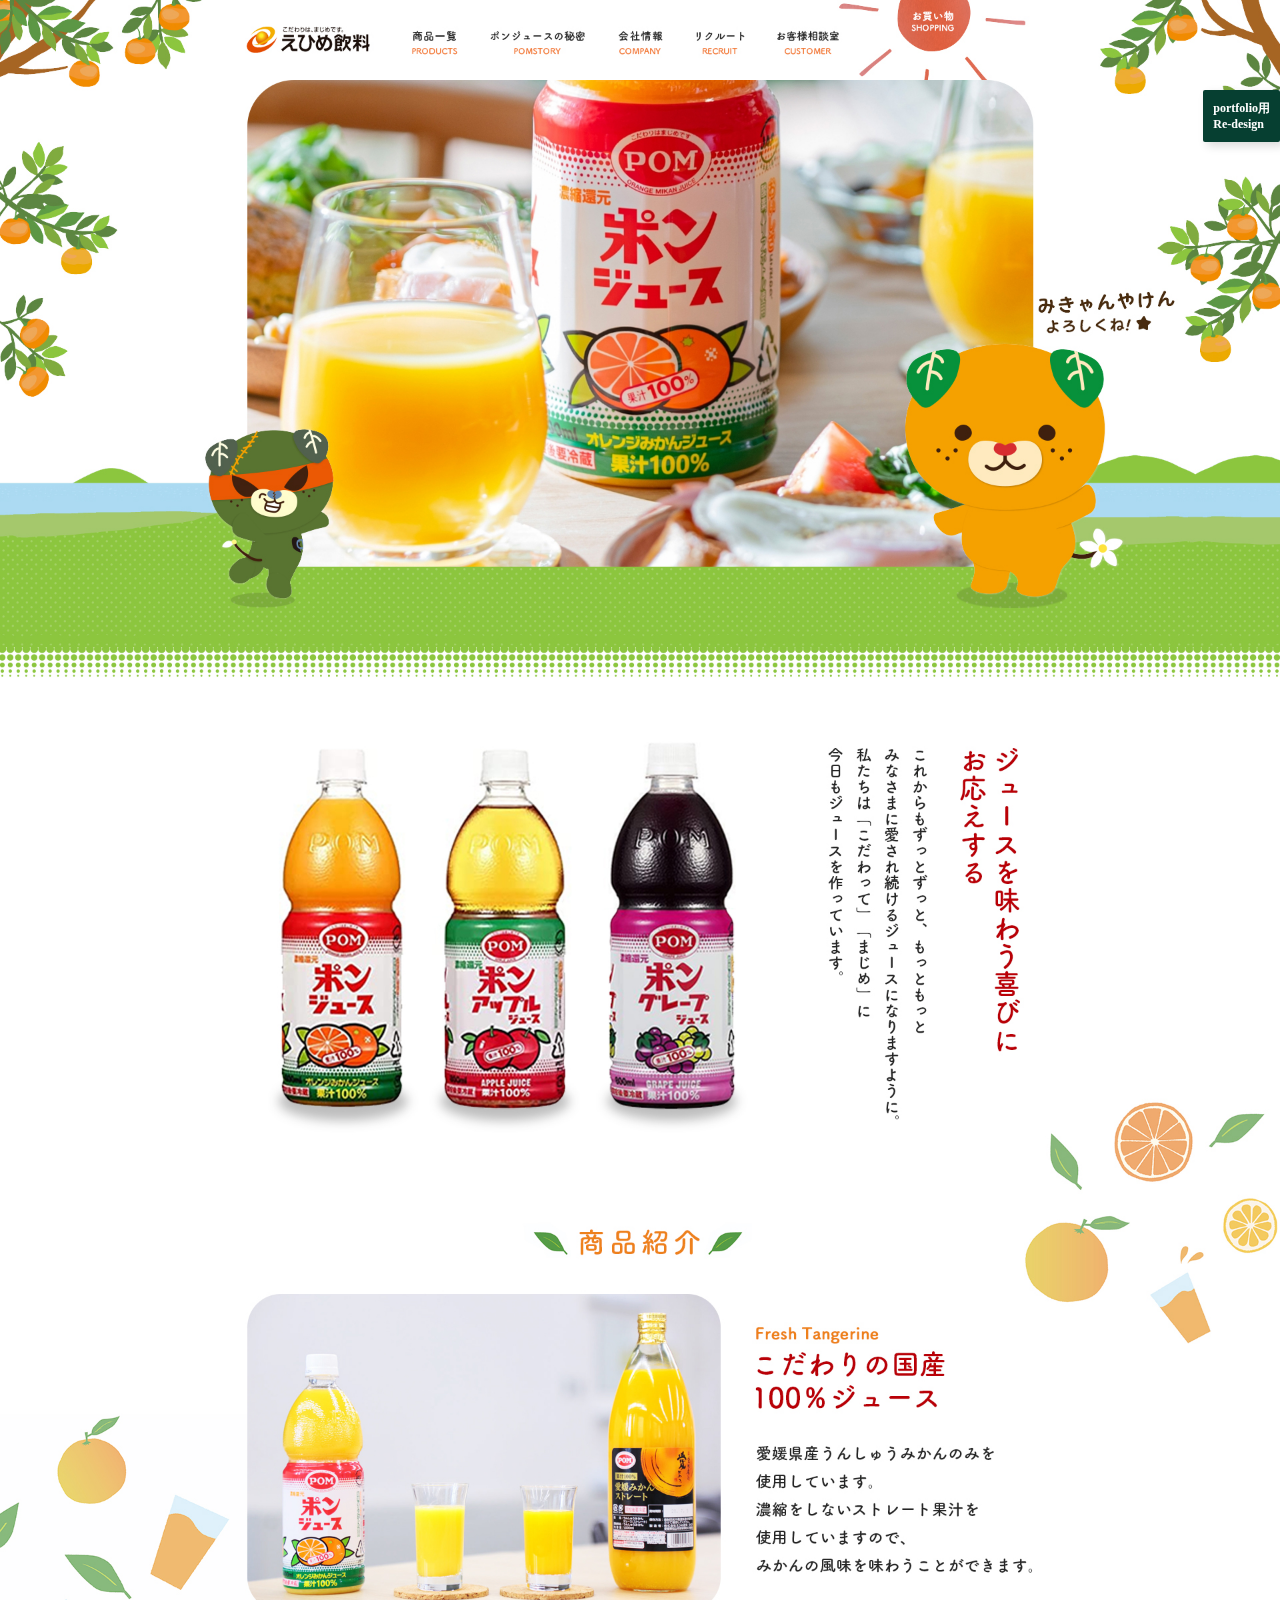
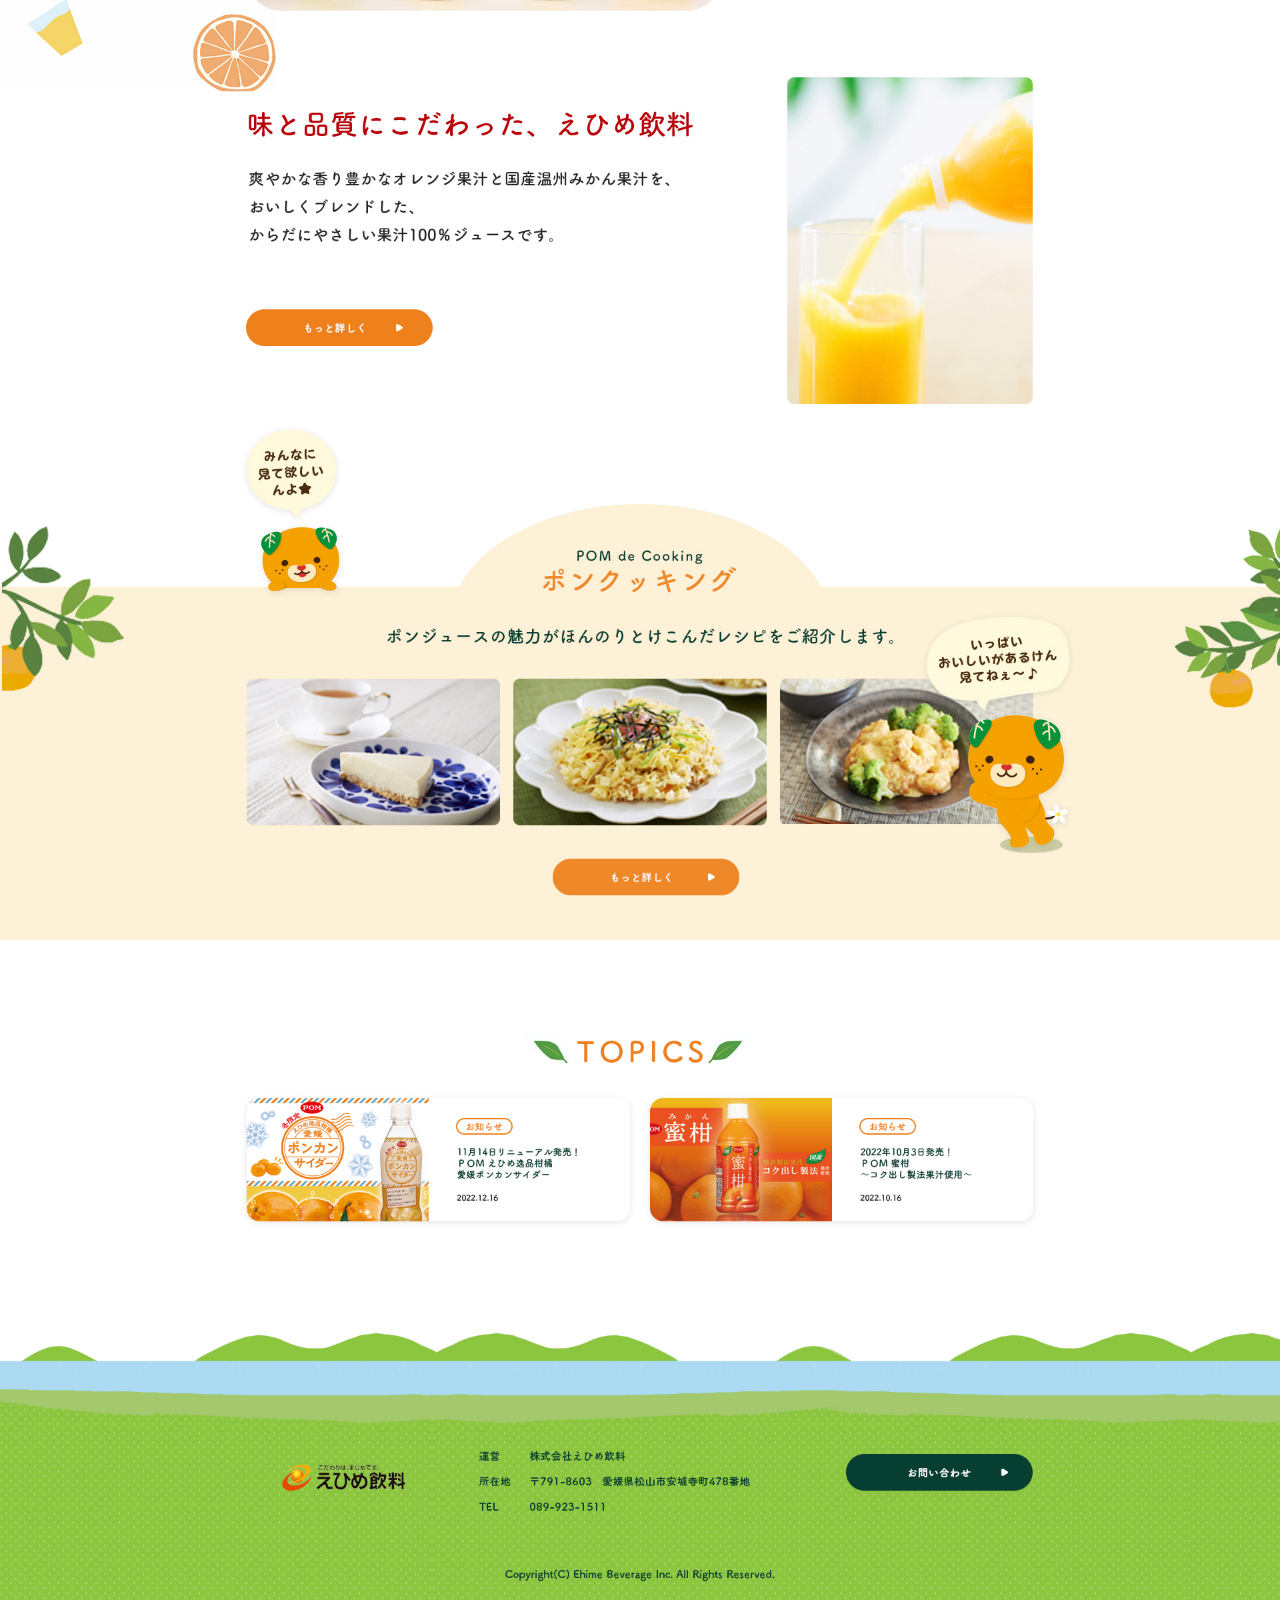
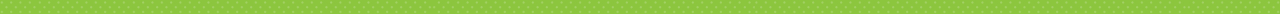
<file: pon.html>
<!DOCTYPE html>
<html lang="ja">
  <head>
    <meta charset="UTF-8" />
    <meta http-equiv="X-UA-Compatible" content="IE=edge" />
    <meta name="viewport" content="width=device-width, initial-scale=1.0" />
    <title>ポンジュース</title>
    <link rel="stylesheet" href="./style.css" />
  </head>
  <body>
    <div class="container"><img src="./images/pon.jpg" /></div>

    <div class="badges">
      <div class="pon_badge">
        <p>portfolio用<br />Re-design</p>
      </div>
    </div>
  </body>
</html>
</file>
<file: style.css>
* {
  margin: 0;
}

.container {
  width: 100%;
  overflow: hidden;
}
.container img {
  width: 100%;
}

.badges {
  position: fixed;
  top: 90px;
  right: 0;
}
.badges .badge {
  background-color: #011631;
  border-radius: 2px;
  padding: 10px;
  font-size: 12px;
  font-weight: 700;
  color: #fff;
  box-shadow: 4px 4px 10px rgba(0, 0, 0, 0.15);
}

.pon_badge {
  background-color: #063f31;
  border-radius: 2px;
  padding: 10px;
  font-size: 12px;
  font-weight: 700;
  color: #fff;
  box-shadow: 4px 4px 10px rgba(0, 0, 0, 0.15);
}
</file>
